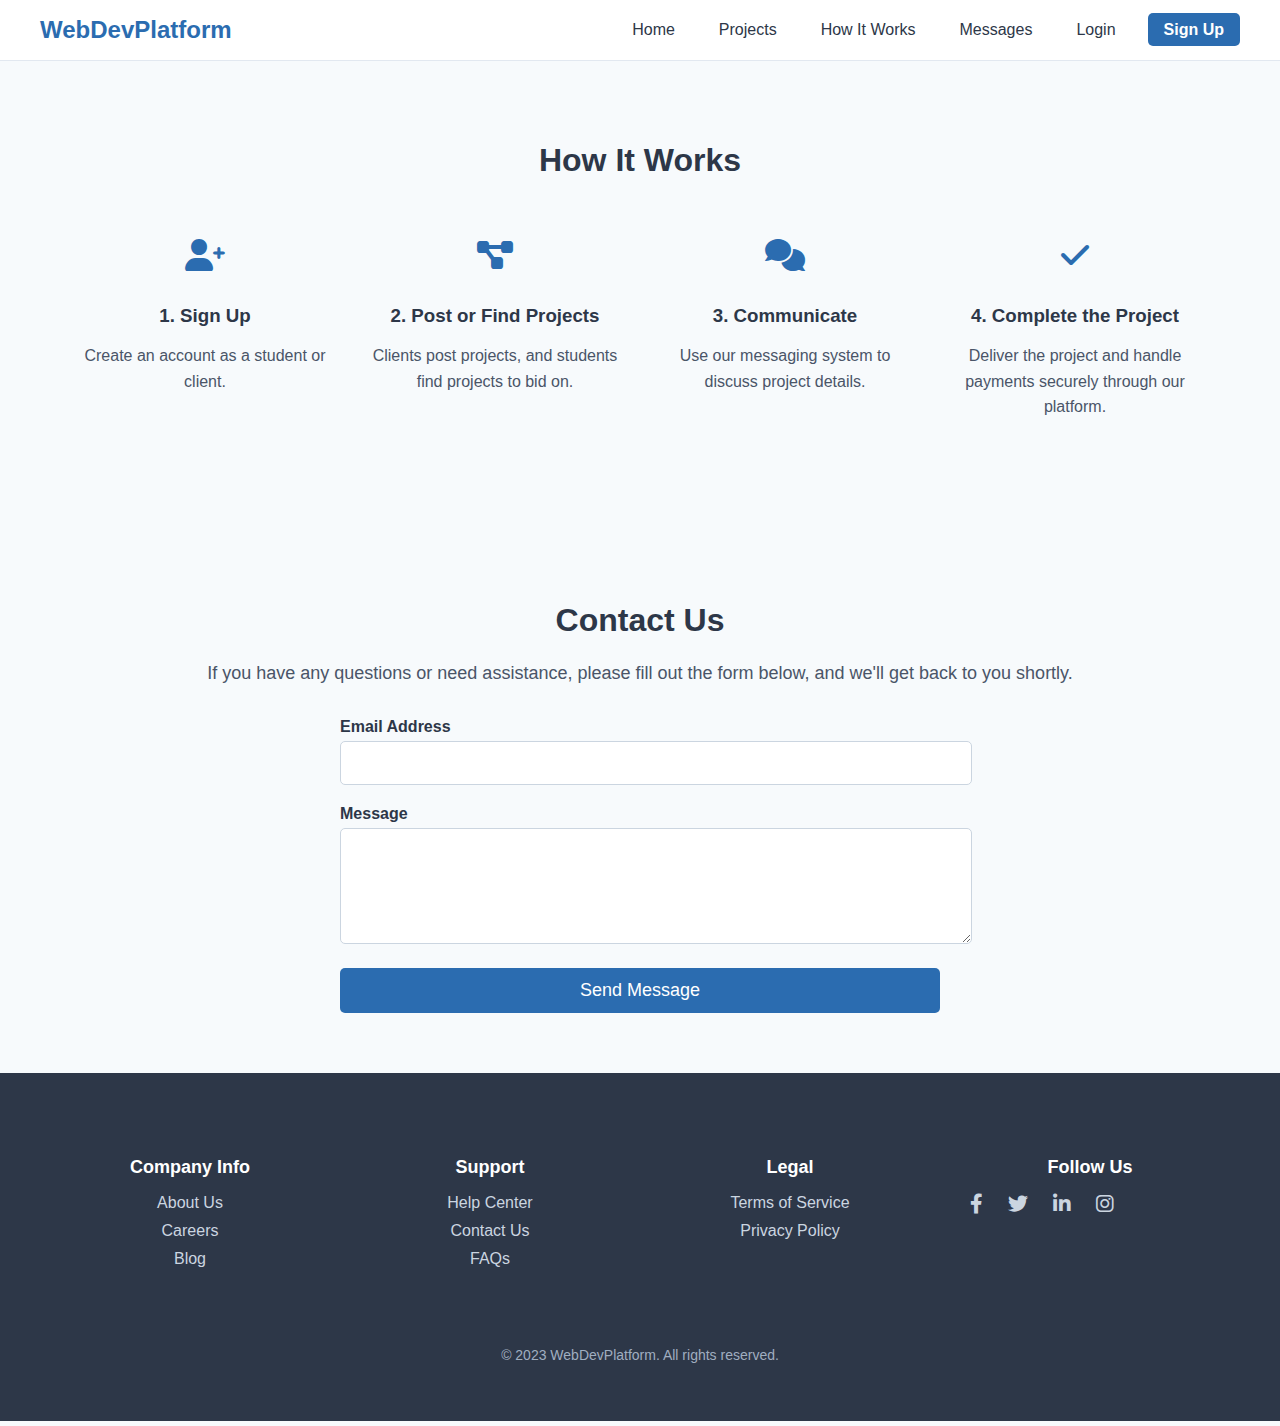
<file: how-it-works.html>
<!DOCTYPE html>
<html lang="en">
<head>
    <meta charset="UTF-8">
    <title>How It Works - Web Dev Platform</title>
    <meta name="viewport" content="width=device-width, initial-scale=1.0">
    <!-- Link to CSS -->
    <link rel="stylesheet" href="css/main.css">
    <link rel="stylesheet" href="css/how-it-works.css">
    <!-- Font Awesome for icons (optional) -->
    <link rel="stylesheet" href="https://cdnjs.cloudflare.com/ajax/libs/font-awesome/6.0.0/css/all.min.css">
</head>
<body>

    <!-- Navigation Bar -->
<nav class="navbar">
    <div class="nav-container">
        <a href="index.html" class="nav-logo">WebDevPlatform</a>
        <!-- Mobile Menu Toggle -->
        <input type="checkbox" id="nav-toggle" class="nav-toggle">
        <label for="nav-toggle" class="nav-toggle-label">
            <span></span>
        </label>
        <!-- Navigation Menu -->
        <ul class="nav-menu">
            <li class="nav-item"><a href="index.html" class="nav-link">Home</a></li>
            <li class="nav-item"><a href="projects.html" class="nav-link">Projects</a></li>
            <li class="nav-item"><a href="how-it-works.html" class="nav-link">How It Works</a></li>
            <li class="nav-item"><a href="messages.html" class="nav-link">Messages</a></li>
            <li class="nav-item"><a href="login.html" class="nav-link">Login</a></li>
            <li class="nav-item"><a href="signup.html" class="nav-link nav-link-button">Sign Up</a></li>
        </ul>
    </div>
</nav>

    <!-- Main Content -->
    <main>
        <!-- How It Works Section -->
        <section class="how-it-works">
            <h1>How It Works</h1>
            <div class="steps">
                <div class="step">
                    <i class="fa fa-user-plus fa-2x"></i>
                    <h3>1. Sign Up</h3>
                    <p>Create an account as a student or client.</p>
                </div>
                <div class="step">
                    <i class="fa fa-project-diagram fa-2x"></i>
                    <h3>2. Post or Find Projects</h3>
                    <p>Clients post projects, and students find projects to bid on.</p>
                </div>
                <div class="step">
                    <i class="fa fa-comments fa-2x"></i>
                    <h3>3. Communicate</h3>
                    <p>Use our messaging system to discuss project details.</p>
                </div>
                <div class="step">
                    <i class="fa fa-check fa-2x"></i>
                    <h3>4. Complete the Project</h3>
                    <p>Deliver the project and handle payments securely through our platform.</p>
                </div>
            </div>
        </section>

        <!-- Contact Us Section -->
        <section class="contact-us">
            <h2>Contact Us</h2>
            <p>If you have any questions or need assistance, please fill out the form below, and we'll get back to you shortly.</p>
            <form action="#" method="post">
                <label for="contact-email">Email Address</label>
                <input type="email" id="contact-email" name="contact-email" required>

                <label for="contact-message">Message</label>
                <textarea id="contact-message" name="contact-message" rows="5" required></textarea>

                <button type="submit" class="btn btn-primary">Send Message</button>
            </form>
        </section>
    </main>

    <!-- Footer -->
    <footer>
        <div class="footer-content">
            <div class="footer-sections">
                <div class="footer-section">
                    <h4>Company Info</h4>
                    <ul>
                        <li><a href="about.html">About Us</a></li>
                        <li><a href="careers.html">Careers</a></li>
                        <li><a href="blog.html">Blog</a></li>
                    </ul>
                </div>
                <div class="footer-section">
                    <h4>Support</h4>
                    <ul>
                        <li><a href="help-center.html">Help Center</a></li>
                        <li><a href="contact.html">Contact Us</a></li>
                        <li><a href="faqs.html">FAQs</a></li>
                    </ul>
                </div>
                <div class="footer-section">
                    <h4>Legal</h4>
                    <ul>
                        <li><a href="terms.html">Terms of Service</a></li>
                        <li><a href="privacy.html">Privacy Policy</a></li>
                    </ul>
                </div>
                <div class="footer-section">
                    <h4>Follow Us</h4>
                    <div class="social-media">
                        <a href="#"><i class="fa-brands fa-facebook-f"></i></a>
                        <a href="#"><i class="fa-brands fa-twitter"></i></a>
                        <a href="#"><i class="fa-brands fa-linkedin-in"></i></a>
                        <a href="#"><i class="fa-brands fa-instagram"></i></a>
                    </div>
                </div>
            </div>
            <div class="footer-bottom">
                <p>&copy; 2023 WebDevPlatform. All rights reserved.</p>
            </div>
        </div>
    </footer>

    <!-- Link to JavaScript -->
    <script src="script.js"></script>
</body>
</html>
</file>
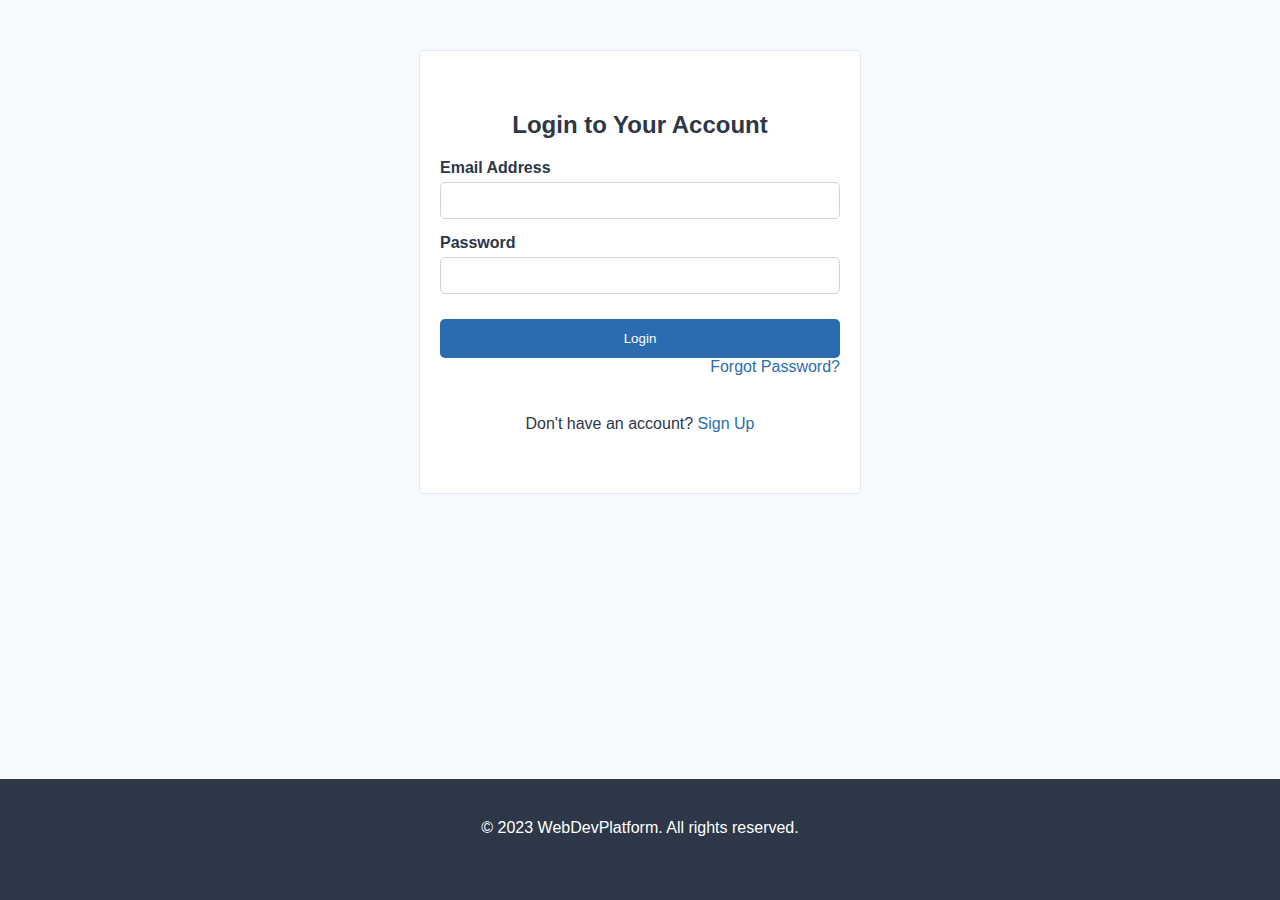
<file: login.html>
<!DOCTYPE html>
<html lang="en">
<head>
    <meta charset="UTF-8">
    <title>Login - Web Dev Platform</title>
    <meta name="viewport" content="width=device-width, initial-scale=1.0">
    <!-- Link to CSS -->
    <link rel="stylesheet" href="css/main.css">
    <link rel="stylesheet" href="css/auth.css">
</head>
<body>

    <!-- Main Content -->
    <main>
        <!-- Login Form -->
        <section class="auth-form">
            <h2>Login to Your Account</h2>
            <form action="dashboard.html" method="post">
                <label for="email">Email Address</label>
                <input type="email" id="email" name="email" required>

                <label for="password">Password</label>
                <input type="password" id="password" name="password" required>

                <button type="submit" class="btn btn-primary">Login</button>
                <div class="form-links">
                    <a href="forgot-password.html">Forgot Password?</a>
                </div>
            </form>
            <p>Don't have an account? <a href="signup.html">Sign Up</a></p>
        </section>
    </main>

    <!-- Footer -->
    <footer>
        <div class="footer-content">
            <p>&copy; 2023 WebDevPlatform. All rights reserved.</p>
            <div class="social-media">
                <a href="#"><i class="fa-brands fa-facebook-f"></i></a>
                <a href="#"><i class="fa-brands fa-twitter"></i></a>
                <a href="#"><i class="fa-brands fa-linkedin-in"></i></a>
                <a href="#"><i class="fa-brands fa-instagram"></i></a>
            </div>
        </div>
    </footer>

    <!-- Link to JavaScript -->
    <script src="script.js"></script>
</body>
</html>
</file>
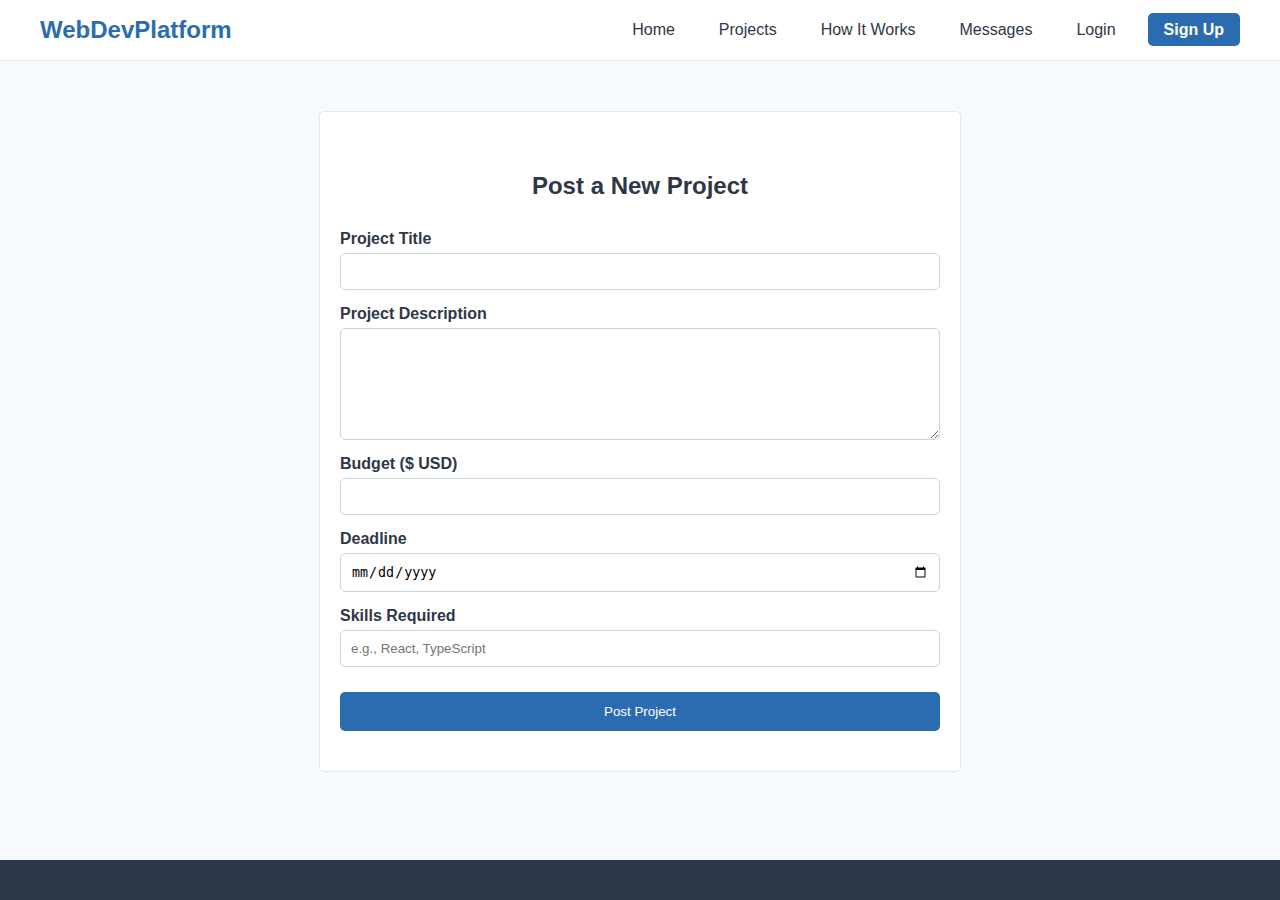
<file: post-project.html>
<!DOCTYPE html>
<html lang="en">
<head>
    <meta charset="UTF-8">
    <title>Post a Project - Web Dev Platform</title>
    <meta name="viewport" content="width=device-width, initial-scale=1.0">
    <!-- Link to CSS -->
    <link rel="stylesheet" href="css/main.css">
    <link rel="stylesheet" href="css/post-project.css">
</head>
<body>

    <!-- Navigation Bar -->
<nav class="navbar">
    <div class="nav-container">
        <a href="index.html" class="nav-logo">WebDevPlatform</a>
        <!-- Mobile Menu Toggle -->
        <input type="checkbox" id="nav-toggle" class="nav-toggle">
        <label for="nav-toggle" class="nav-toggle-label">
            <span></span>
        </label>
        <!-- Navigation Menu -->
        <ul class="nav-menu">
            <li class="nav-item"><a href="index.html" class="nav-link">Home</a></li>
            <li class="nav-item"><a href="projects.html" class="nav-link">Projects</a></li>
            <li class="nav-item"><a href="how-it-works.html" class="nav-link">How It Works</a></li>
            <li class="nav-item"><a href="messages.html" class="nav-link">Messages</a></li>
            <li class="nav-item"><a href="login.html" class="nav-link">Login</a></li>
            <li class="nav-item"><a href="signup.html" class="nav-link nav-link-button">Sign Up</a></li>
        </ul>
    </div>
</nav>


    <!-- Main Content -->
    <main>
        <!-- Post a Project Form -->
        <section class="post-project-form">
            <h2>Post a New Project</h2>
            <form action="project-detail.html" method="post">
                <label for="project-title">Project Title</label>
                <input type="text" id="project-title" name="project-title" required>

                <label for="project-description">Project Description</label>
                <textarea id="project-description" name="project-description" rows="6" required></textarea>

                <label for="budget">Budget ($ USD)</label>
                <input type="number" id="budget" name="budget" min="0" required>

                <label for="deadline">Deadline</label>
                <input type="date" id="deadline" name="deadline" required>

                <label for="skills-required">Skills Required</label>
                <input type="text" id="skills-required" name="skills-required" placeholder="e.g., React, TypeScript" required>

                <button type="submit" class="btn btn-primary">Post Project</button>
            </form>
        </section>
    </main>

    <!-- Footer -->
    <footer>
        <!-- ... -->
    </footer>

    <!-- Link to JavaScript -->
    <script src="script.js"></script>
</body>
</html>
</file>
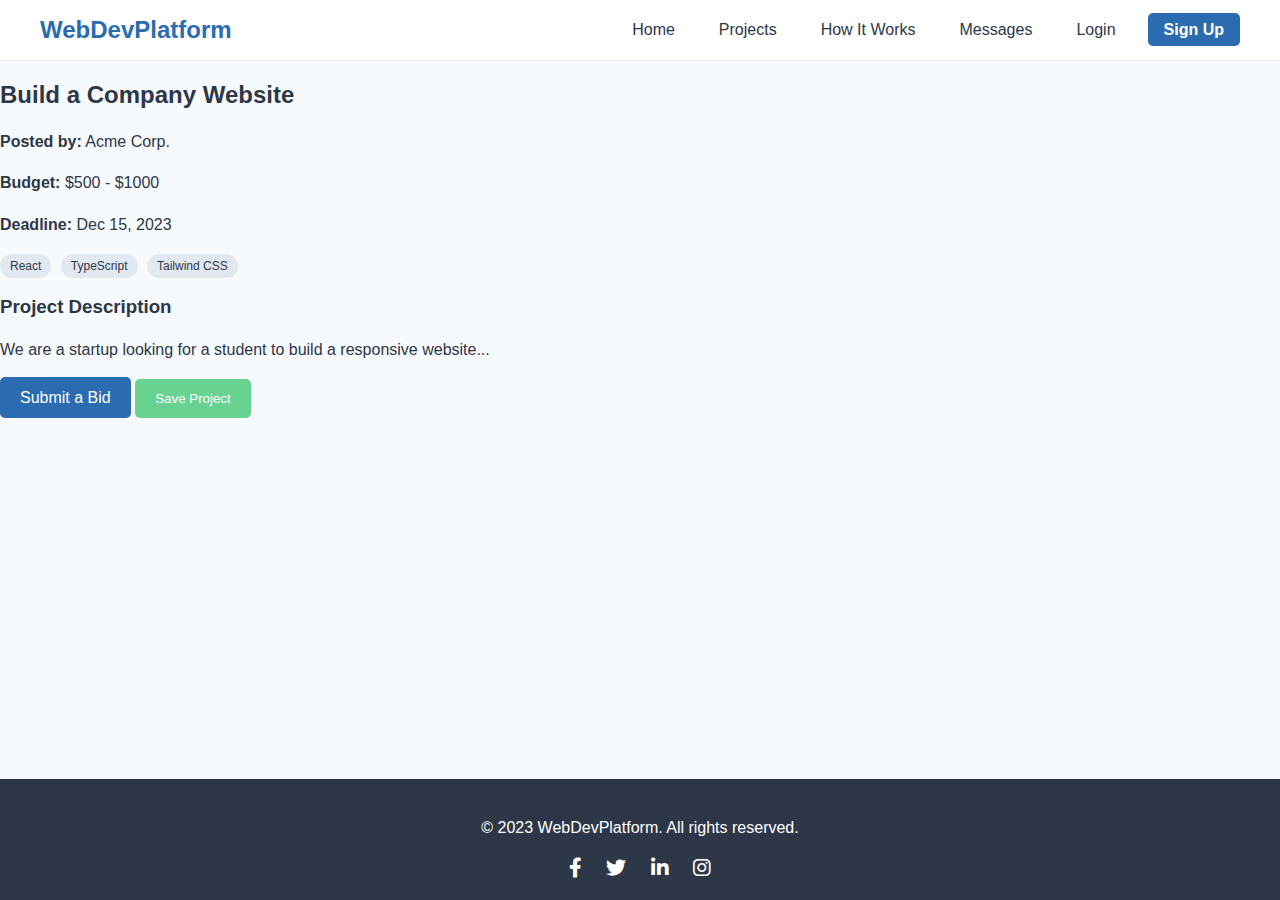
<file: project-details.html>
<!DOCTYPE html>
<html lang="en">
<head>
    <meta charset="UTF-8">
    <title>Project Detail - Web Dev Platform</title>
    <meta name="viewport" content="width=device-width, initial-scale=1.0">
    <!-- Link to CSS -->
    <link rel="stylesheet" href="css/main.css">
    <!-- No additional CSS needed; styles are in main.css -->
    <!-- Font Awesome for icons (optional) -->
    <link rel="stylesheet" href="https://cdnjs.cloudflare.com/ajax/libs/font-awesome/6.0.0/css/all.min.css">
</head>
<body>

    <!-- Navigation Bar -->
<nav class="navbar">
    <div class="nav-container">
        <a href="index.html" class="nav-logo">WebDevPlatform</a>
        <!-- Mobile Menu Toggle -->
        <input type="checkbox" id="nav-toggle" class="nav-toggle">
        <label for="nav-toggle" class="nav-toggle-label">
            <span></span>
        </label>
        <!-- Navigation Menu -->
        <ul class="nav-menu">
            <li class="nav-item"><a href="index.html" class="nav-link">Home</a></li>
            <li class="nav-item"><a href="projects.html" class="nav-link">Projects</a></li>
            <li class="nav-item"><a href="how-it-works.html" class="nav-link">How It Works</a></li>
            <li class="nav-item"><a href="messages.html" class="nav-link">Messages</a></li>
            <li class="nav-item"><a href="login.html" class="nav-link">Login</a></li>
            <li class="nav-item"><a href="signup.html" class="nav-link nav-link-button">Sign Up</a></li>
        </ul>
    </div>
</nav>


    <!-- Main Content -->
    <main>
        <!-- Project Detail -->
        <section class="project-detail">
            <h2>Build a Company Website</h2>
            <p><strong>Posted by:</strong> Acme Corp.</p>
            <p><strong>Budget:</strong> $500 - $1000</p>
            <p><strong>Deadline:</strong> Dec 15, 2023</p>
            <div class="tags">
                <span class="tag">React</span>
                <span class="tag">TypeScript</span>
                <span class="tag">Tailwind CSS</span>
            </div>
            <h3>Project Description</h3>
            <p>We are a startup looking for a student to build a responsive website...</p>
            <a href="bid-submission.html" class="btn btn-primary">Submit a Bid</a>
            <button class="btn btn-secondary" onclick="saveProject()">Save Project</button>
        </section>
    </main>

    <!-- Footer -->
    <footer>
        <div class="footer-content">
            <p>&copy; 2023 WebDevPlatform. All rights reserved.</p>
            <div class="social-media">
                <a href="#"><i class="fa-brands fa-facebook-f"></i></a>
                <a href="#"><i class="fa-brands fa-twitter"></i></a>
                <a href="#"><i class="fa-brands fa-linkedin-in"></i></a>
                <a href="#"><i class="fa-brands fa-instagram"></i></a>
            </div>
        </div>
    </footer>

    <!-- Link to JavaScript -->
    <script src="script.js"></script>
</body>
</html>
</file>
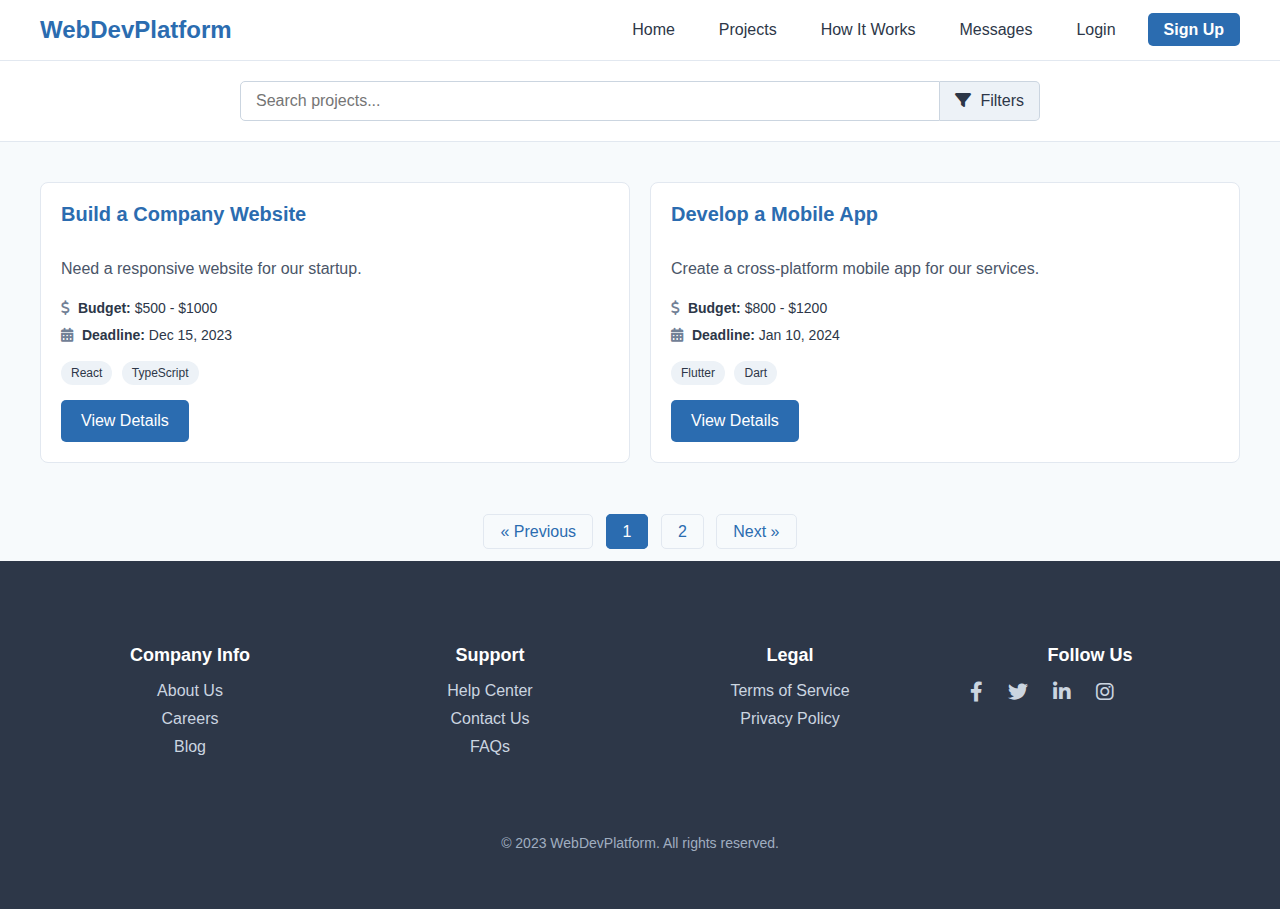
<file: projects.html>
<!DOCTYPE html>
<html lang="en">
<head>
    <meta charset="UTF-8">
    <title>Projects - Web Dev Platform</title>
    <meta name="viewport" content="width=device-width, initial-scale=1.0">
    <!-- Link to CSS -->
    <link rel="stylesheet" href="css/main.css">
    <link rel="stylesheet" href="css/projects.css">
    <!-- Font Awesome for icons -->
    <link rel="stylesheet" href="https://cdnjs.cloudflare.com/ajax/libs/font-awesome/6.0.0/css/all.min.css">
</head>
<body>

<!-- Navigation Bar -->
<nav class="navbar">
    <div class="nav-container">
        <a href="index.html" class="nav-logo">WebDevPlatform</a>
        <!-- Mobile Menu Toggle -->
        <input type="checkbox" id="nav-toggle" class="nav-toggle">
        <label for="nav-toggle" class="nav-toggle-label">
            <span></span>
        </label>
        <!-- Navigation Menu -->
        <ul class="nav-menu">
            <li class="nav-item"><a href="index.html" class="nav-link">Home</a></li>
            <li class="nav-item"><a href="projects.html" class="nav-link">Projects</a></li>
            <li class="nav-item"><a href="how-it-works.html" class="nav-link">How It Works</a></li>
            <li class="nav-item"><a href="messages.html" class="nav-link">Messages</a></li>
            <li class="nav-item"><a href="login.html" class="nav-link">Login</a></li>
            <li class="nav-item"><a href="signup.html" class="nav-link nav-link-button">Sign Up</a></li>
        </ul>
    </div>
</nav>


    <!-- Main Content -->
    <main>
        <!-- Search and Filter Bar -->
        <section class="search-filter">
            <div class="search-container">
                <input type="text" placeholder="Search projects..." class="search-input">
                <button class="filter-button" onclick="toggleFilterMenu()">
                    <i class="fa fa-filter"></i> Filters
                </button>
            </div>
            <!-- Filter Menu (hidden by default) -->
            <div class="filter-menu" id="filter-menu">
                <!-- Filter options (You can add actual filter fields here) -->
                <p>Filter options go here.</p>
            </div>
        </section>

        <!-- Projects Listing -->
        <section class="projects-listing">
            <!-- Project Card -->
            <div class="project-card">
                <h3><a href="project-detail.html">Build a Company Website</a></h3>
                <p class="project-description">Need a responsive website for our startup.</p>
                <div class="project-info">
                    <p><i class="fa fa-dollar-sign"></i> <strong>Budget:</strong> $500 - $1000</p>
                    <p><i class="fa fa-calendar-alt"></i> <strong>Deadline:</strong> Dec 15, 2023</p>
                </div>
                <div class="tags">
                    <span class="tag">React</span>
                    <span class="tag">TypeScript</span>
                </div>
                <a href="project-detail.html" class="btn btn-primary">View Details</a>
            </div>
            <!-- Repeat Project Cards as needed -->
            <!-- For demonstration, let's add a few more cards -->
            <div class="project-card">
                <h3><a href="project-detail.html">Develop a Mobile App</a></h3>
                <p class="project-description">Create a cross-platform mobile app for our services.</p>
                <div class="project-info">
                    <p><i class="fa fa-dollar-sign"></i> <strong>Budget:</strong> $800 - $1200</p>
                    <p><i class="fa fa-calendar-alt"></i> <strong>Deadline:</strong> Jan 10, 2024</p>
                </div>
                <div class="tags">
                    <span class="tag">Flutter</span>
                    <span class="tag">Dart</span>
                </div>
                <a href="project-detail.html" class="btn btn-primary">View Details</a>
            </div>
            <!-- Add more cards as desired -->
        </section>

        <!-- Pagination Controls -->
        <div class="pagination">
            <a href="#">&laquo; Previous</a>
            <a href="#" class="active">1</a>
            <a href="#">2</a>
            <a href="#">Next &raquo;</a>
        </div>
    </main>

    <!-- Footer -->
    <footer>
        <div class="footer-content">
            <div class="footer-sections">
                <div class="footer-section">
                    <h4>Company Info</h4>
                    <ul>
                        <li><a href="about.html">About Us</a></li>
                        <li><a href="careers.html">Careers</a></li>
                        <li><a href="blog.html">Blog</a></li>
                    </ul>
                </div>
                <div class="footer-section">
                    <h4>Support</h4>
                    <ul>
                        <li><a href="help-center.html">Help Center</a></li>
                        <li><a href="contact.html">Contact Us</a></li>
                        <li><a href="faqs.html">FAQs</a></li>
                    </ul>
                </div>
                <div class="footer-section">
                    <h4>Legal</h4>
                    <ul>
                        <li><a href="terms.html">Terms of Service</a></li>
                        <li><a href="privacy.html">Privacy Policy</a></li>
                    </ul>
                </div>
                <div class="footer-section">
                    <h4>Follow Us</h4>
                    <div class="social-media">
                        <a href="#"><i class="fa-brands fa-facebook-f"></i></a>
                        <a href="#"><i class="fa-brands fa-twitter"></i></a>
                        <a href="#"><i class="fa-brands fa-linkedin-in"></i></a>
                        <a href="#"><i class="fa-brands fa-instagram"></i></a>
                    </div>
                </div>
            </div>
            <div class="footer-bottom">
                <p>&copy; 2023 WebDevPlatform. All rights reserved.</p>
            </div>
        </div>
    </footer>

    <!-- Link to JavaScript -->
    <script src="script.js"></script>
</body>
</html>
</file>
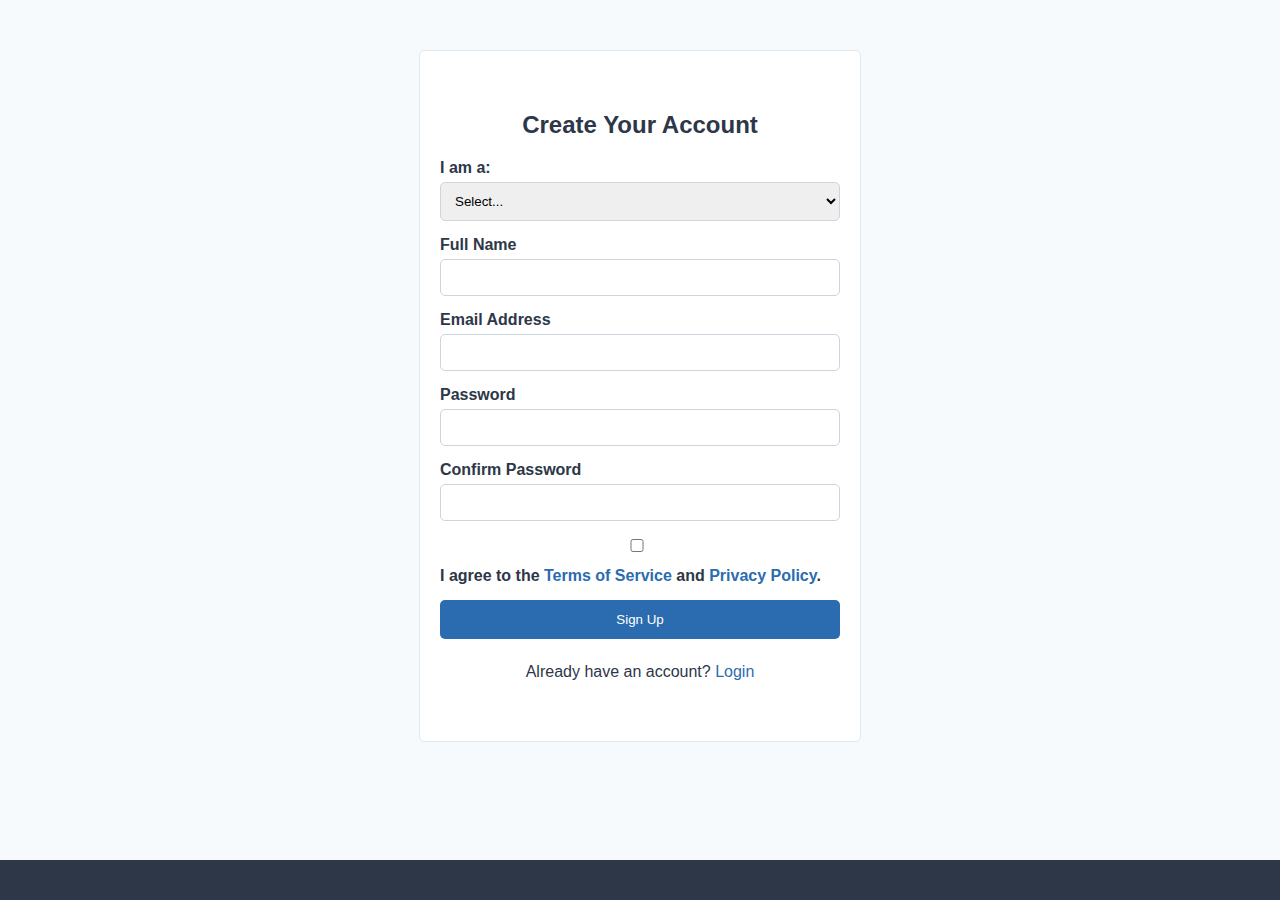
<file: signup.html>
<!DOCTYPE html>
<html lang="en">
<head>
    <meta charset="UTF-8">
    <title>Sign Up - Web Dev Platform</title>
    <meta name="viewport" content="width=device-width, initial-scale=1.0">
    <!-- Link to CSS -->
    <link rel="stylesheet" href="css/main.css">
    <link rel="stylesheet" href="css/auth.css">
</head>
<body>

    <!-- Main Content -->
    <main>
        <!-- Sign-Up Form -->
        <section class="auth-form">
            <h2>Create Your Account</h2>
            <form action="dashboard.html" method="post">
                <label for="user-type">I am a:</label>
                <select id="user-type" name="user-type" required>
                    <option value="">Select...</option>
                    <option value="student">Student</option>
                    <option value="client">Client</option>
                </select>

                <label for="full-name">Full Name</label>
                <input type="text" id="full-name" name="full-name" required>

                <label for="email">Email Address</label>
                <input type="email" id="email" name="email" required>

                <label for="password">Password</label>
                <input type="password" id="password" name="password" required>

                <label for="confirm-password">Confirm Password</label>
                <input type="password" id="confirm-password" name="confirm-password" required>

                <input type="checkbox" id="terms" name="terms" required>
                <label for="terms">I agree to the <a href="terms.html">Terms of Service</a> and <a href="privacy.html">Privacy Policy</a>.</label>

                <button type="submit" class="btn btn-primary">Sign Up</button>
            </form>
            <p>Already have an account? <a href="login.html">Login</a></p>
        </section>
    </main>

    <!-- Footer -->
    <footer>
        <!-- ... -->
    </footer>

    <!-- Link to JavaScript -->
    <script src="script.js"></script>
</body>
</html>
</file>
<file: css/main.css>
/* main.css */

/* General Styles */
body {
    margin: 0;
    font-family: Arial, sans-serif;
    background-color: #F7FAFC;
    color: #2D3748;
    display: flex;
    flex-direction: column;
    min-height: 100vh;
}

a {
    text-decoration: none;
    color: inherit;
}

h1, h2, h3 {
    color: #2D3748;
}

p {
    line-height: 1.6;
}

main {
    flex: 1;
}

/* Navigation Bar Styles */

/* Reset default styles */
.navbar,
.nav-container,
.nav-menu,
.nav-item,
.nav-link {
    margin: 0;
    padding: 0;
    list-style: none;
}

/* Navbar Container */
.navbar {
    background-color: #ffffff;
    border-bottom: 1px solid #e2e8f0;
    position: sticky;
    top: 0;
    z-index: 1000;
}

.nav-container {
    max-width: 1200px;
    margin: auto;
    display: flex;
    align-items: center;
    justify-content: space-between;
    padding: 0 20px;
    height: 60px;
}

/* Logo */
.nav-logo {
    font-size: 24px;
    font-weight: bold;
    color: #2b6cb0;
    text-decoration: none;
}

/* Navigation Menu */
.nav-menu {
    display: flex;
    align-items: center;
}

.nav-item {
    margin-left: 20px;
}

.nav-link {
    color: #2d3748;
    font-size: 16px;
    text-decoration: none;
    padding: 8px 12px;
    transition: color 0.3s;
}

.nav-link:hover {
    color: #2b6cb0;
}

/* Sign Up Button */
.nav-link-button {
    background-color: #2b6cb0;
    color: #ffffff;
    border-radius: 5px;
    padding: 8px 16px;
    font-weight: bold;
}

.nav-link-button:hover {
    background-color: #2c5282;
}

/* Mobile Menu Toggle */
.nav-toggle {
    display: none;
}

.nav-toggle-label {
    display: none;
    position: relative;
    width: 25px;
    height: 18px;
    cursor: pointer;
    z-index: 1100;
}

.nav-toggle-label span,
.nav-toggle-label span::before,
.nav-toggle-label span::after {
    display: block;
    position: absolute;
    width: 100%;
    height: 2px;
    background-color: #2d3748;
    transition: all 0.3s ease-in-out;
}

.nav-toggle-label span {
    top: 50%;
    transform: translateY(-50%);
}

.nav-toggle-label span::before {
    content: '';
    top: -8px;
}

.nav-toggle-label span::after {
    content: '';
    top: 8px;
}

/* Hide the checkbox */
#nav-toggle {
    display: none;
}








/* Hamburger Menu (Mobile) */
.hamburger {
    display: none;
    flex-direction: column;
    cursor: pointer;
}

.bar {
    width: 25px;
    height: 3px;
    background-color: #2D3748;
    margin: 4px 0;
    transition: 0.4s;
}

/* Footer */
footer {
    background-color: #2D3748;
    color: #FFFFFF;
    text-align: center;
    padding: 20px;
    margin-top: auto;
}

.social-media a {
    color: #FFFFFF;
    margin: 0 10px;
    font-size: 20px;
}

/* Button Styles */
.btn {
    padding: 12px 20px;
    border: none;
    border-radius: 5px;
    cursor: pointer;
}

.btn-primary {
    background-color: #2B6CB0;
    color: #FFFFFF;
}

.btn-primary:hover {
    background-color: #2C5282;
}

.btn-secondary {
    background-color: #68D391;
    color: #FFFFFF;
}

.btn-secondary:hover {
    background-color: #48BB78;
}

/* Tags */
.tag {
    display: inline-block;
    background-color: #E2E8F0;
    color: #2D3748;
    padding: 5px 10px;
    border-radius: 15px;
    margin-right: 5px;
    font-size: 12px;
}

/* Media Queries for Responsive Design */
@media (max-width: 950px) {
    .nav-menu {
        display: none; 
        width: 100%; 
        flex-direction: column; 
        background-color: #ffffff; 
        position: absolute; 
        top: 60px; 
        left: 0;
        right: 0;
        padding: 15px; 
        box-shadow: 0px 4px 6px rgba(0, 0, 0, 0.1); 
        max-height: 0; 
        overflow: hidden; 
        transition: max-height 0.4s ease-in-out; 
        z-index: 999; 
    }

    .hamburger {
        display: flex; 
    }

    .nav-container {
        flex-wrap: wrap;
        justify-content: space-between;
    }

    .nav-logo {
        margin-right: auto; 
    }

    .nav-toggle {
        display: none; 
    }

    .nav-toggle-label {
        display: block; 
        cursor: pointer; 
        position: relative;
        z-index: 1; 
    }

    .nav-toggle-label span,
    .nav-toggle-label span::before,
    .nav-toggle-label span::after {
        display: block;
        background-color: #2d3748; 
        height: 2px;
        width: 25px;
        position: relative;
        transition: all 0.3s ease-in-out;
    }

    .nav-toggle-label span::before,
    .nav-toggle-label span::after {
        content: '';
        position: absolute;
        left: 0;
    }

    .nav-toggle-label span::before {
        top: -8px;
    }

    .nav-toggle-label span::after {
        top: 8px;
    }

    .nav-item {
        margin: 15px 0; 
        text-align: center; 
    }

    #nav-toggle:checked + .nav-toggle-label + .nav-menu {
        display: flex; 
        max-height: 500px; 
    }

    #nav-toggle:checked + .nav-toggle-label span {
        background-color: transparent;
    }

    #nav-toggle:checked + .nav-toggle-label span::before {
        transform: rotate(45deg);
        top: 0;
    }

    #nav-toggle:checked + .nav-toggle-label span::after {
        transform: rotate(-45deg);
        top: 0;
    }
}
</file>
<file: css/how-it-works.css>
/* how-it-works.css */

/* How It Works Section */
.how-it-works {
    padding: 60px 20px;
    text-align: center;
}

.how-it-works h1 {
    margin-bottom: 40px;
}

.steps {
    display: flex;
    flex-wrap: wrap;
    justify-content: center;
}

.step {
    max-width: 250px;
    margin: 20px;
    text-align: center;
}

.step i {
    color: #2B6CB0;
    margin-bottom: 15px;
}

.step h3 {
    margin-bottom: 10px;
}

.step p {
    color: #4A5568;
}

/* Contact Us Section */
.contact-us {
    padding: 60px 20px;
    background-color: #F7FAFC;
    text-align: center;
}

.contact-us h2 {
    margin-bottom: 20px;
    font-size: 32px;
}

.contact-us p {
    margin-bottom: 30px;
    color: #4A5568;
    font-size: 18px;
}

.contact-us form {
    max-width: 600px;
    margin: auto;
    text-align: left;
}

.contact-us label {
    display: block;
    margin-bottom: 5px;
    font-weight: bold;
    color: #2D3748;
}

.contact-us input[type="email"],
.contact-us textarea {
    width: 100%;
    padding: 12px 15px;
    margin-bottom: 20px;
    border: 1px solid #CBD5E0;
    border-radius: 5px;
    font-size: 16px;
    resize: vertical;
}

.contact-us button {
    display: block;
    width: 100%;
    padding: 12px;
    background-color: #2B6CB0;
    color: #FFFFFF;
    border: none;
    border-radius: 5px;
    font-size: 18px;
    cursor: pointer;
}

.contact-us button:hover {
    background-color: #2C5282;
}

/* Footer Styles */
footer {
    background-color: #2D3748;
    color: #FFFFFF;
    padding: 40px 20px;
}

.footer-content {
    max-width: 1200px;
    margin: auto;
}

.footer-sections {
    display: flex;
    flex-wrap: wrap;
    justify-content: space-between;
}

.footer-section {
    flex: 1 1 200px;
    margin: 20px;
}

.footer-section h4 {
    margin-bottom: 15px;
    font-size: 18px;
}

.footer-section ul {
    list-style: none;
    padding: 0;
}

.footer-section ul li {
    margin-bottom: 10px;
}

.footer-section ul li a {
    color: #CBD5E0;
    text-decoration: none;
    font-size: 16px;
}

.footer-section ul li a:hover {
    color: #FFFFFF;
}

.social-media {
    display: flex;
    align-items: center;
}

.social-media a {
    color: #CBD5E0;
    font-size: 20px;
    margin-right: 15px;
    transition: color 0.3s;
}

.social-media a:hover {
    color: #FFFFFF;
}

.footer-bottom {
    text-align: center;
    margin-top: 40px;
    font-size: 14px;
    color: #A0AEC0;
}




/* Responsive Adjustments */
@media (max-width: 768px) {
    .contact-us {
        padding: 40px 20px;
    }

    .contact-us h2 {
        font-size: 28px;
    }

    .contact-us p {
        font-size: 16px;
    }
    .footer-sections {
        flex-direction: column;
        align-items: center;
    }

    .footer-section {
        margin: 20px 0;
        text-align: center;
    }
}
</file>
<file: css/auth.css>
/* auth.css */

/* Auth Form */
.auth-form {
    max-width: 400px;
    margin: 50px auto;
    padding: 40px 20px;
    background-color: #FFFFFF;
    border: 1px solid #E2E8F0;
    border-radius: 5px;
    text-align: center;
}

.auth-form h2 {
    margin-bottom: 20px;
}

.auth-form form {
    display: flex;
    flex-direction: column;
}

.auth-form label {
    text-align: left;
    margin-bottom: 5px;
    font-weight: bold;
}

.auth-form input,
.auth-form select {
    padding: 10px;
    margin-bottom: 15px;
    border: 1px solid #CBD5E0;
    border-radius: 5px;
}

.auth-form input[type="checkbox"] {
    width: auto;
    margin-right: 10px;
}

.auth-form button {
    margin-top: 10px;
}

.auth-form p {
    margin-top: 20px;
}

.auth-form a {
    color: #2B6CB0;
}

.form-links {
    text-align: right;
    margin-bottom: 15px;
}
</file>
<file: css/post-project.css>
/* post-project.css */

/* Post Project Form */
.post-project-form {
    max-width: 600px;
    margin: 50px auto;
    padding: 40px 20px;
    background-color: #FFFFFF;
    border: 1px solid #E2E8F0;
    border-radius: 5px;
}

.post-project-form h2 {
    text-align: center;
    margin-bottom: 30px;
}

.post-project-form form {
    display: flex;
    flex-direction: column;
}

.post-project-form label {
    margin-bottom: 5px;
    font-weight: bold;
}

.post-project-form input,
.post-project-form textarea {
    padding: 10px;
    margin-bottom: 15px;
    border: 1px solid #CBD5E0;
    border-radius: 5px;
}

.post-project-form button {
    margin-top: 10px;
}

/* Responsive Adjustments */
@media (max-width: 768px) {
    .post-project-form {
        padding: 20px 10px;
    }
}
</file>
<file: css/projects.css>
/* projects.css */

/* Search and Filter Bar */
.search-filter {
    background-color: #FFFFFF;
    padding: 20px;
    border-bottom: 1px solid #E2E8F0;
}

.search-container {
    display: flex;
    align-items: center;
    max-width: 800px;
    margin: auto;
}

.search-input {
    flex: 1;
    padding: 10px 15px;
    border: 1px solid #CBD5E0;
    border-radius: 5px 0 0 5px;
    font-size: 16px;
}

.filter-button {
    padding: 10px 15px;
    border: 1px solid #CBD5E0;
    border-left: none;
    background-color: #EDF2F7;
    color: #2D3748;
    border-radius: 0 5px 5px 0;
    cursor: pointer;
    font-size: 16px;
}

.filter-button:hover {
    background-color: #E2E8F0;
}

.filter-button i {
    margin-right: 5px;
}

.filter-menu {
    display: none;
    background-color: #FFFFFF;
    padding: 20px;
    border-top: 1px solid #E2E8F0;
}

.filter-menu.show {
    display: block;
}

/* Projects Listing */
.projects-listing {
    display: grid;
    grid-template-columns: repeat(auto-fit, minmax(320px, 1fr));
    gap: 20px;
    padding: 40px 20px;
    max-width: 1200px;
    margin: auto;
}

.project-card {
    background-color: #FFFFFF;
    padding: 20px;
    border: 1px solid #E2E8F0;
    border-radius: 8px;
    display: flex;
    flex-direction: column;
    justify-content: space-between;
    transition: box-shadow 0.3s;
}

.project-card:hover {
    box-shadow: 0 4px 8px rgba(0, 0, 0, 0.1);
}

.project-card h3 {
    margin-top: 0;
    font-size: 20px;
}

.project-card h3 a {
    color: #2B6CB0;
    text-decoration: none;
}

.project-card h3 a:hover {
    text-decoration: underline;
}

.project-description {
    color: #4A5568;
    margin: 10px 0;
    flex: 1;
}

.project-info {
    margin-bottom: 10px;
}

.project-info p {
    margin: 5px 0;
    font-size: 14px;
    color: #2D3748;
}

.project-info i {
    color: #718096;
    margin-right: 5px;
}

.tags {
    margin-bottom: 15px;
}

.tag {
    background-color: #EDF2F7;
    color: #2D3748;
    padding: 5px 10px;
    border-radius: 15px;
    margin-right: 5px;
    font-size: 12px;
}

.btn {
    align-self: flex-start;
}

.pagination {
    text-align: center;
    padding: 20px 0;
}

.pagination a {
    color: #2B6CB0;
    padding: 8px 16px;
    text-decoration: none;
    margin: 0 4px;
    border: 1px solid #E2E8F0;
    border-radius: 5px;
}

.pagination a.active {
    background-color: #2B6CB0;
    color: #FFFFFF;
    border-color: #2B6CB0;
}

.pagination a:hover {
    background-color: #EDF2F7;
}

/* Footer Styles */
footer {
    background-color: #2D3748;
    color: #FFFFFF;
    padding: 40px 20px;
}

.footer-content {
    max-width: 1200px;
    margin: auto;
}

.footer-sections {
    display: flex;
    flex-wrap: wrap;
    justify-content: space-between;
}

.footer-section {
    flex: 1 1 200px;
    margin: 20px;
}

.footer-section h4 {
    margin-bottom: 15px;
    font-size: 18px;
}

.footer-section ul {
    list-style: none;
    padding: 0;
}

.footer-section ul li {
    margin-bottom: 10px;
}

.footer-section ul li a {
    color: #CBD5E0;
    text-decoration: none;
    font-size: 16px;
}

.footer-section ul li a:hover {
    color: #FFFFFF;
}

.social-media {
    display: flex;
    align-items: center;
}

.social-media a {
    color: #CBD5E0;
    font-size: 20px;
    margin-right: 15px;
    transition: color 0.3s;
}

.social-media a:hover {
    color: #FFFFFF;
}

.footer-bottom {
    text-align: center;
    margin-top: 40px;
    font-size: 14px;
    color: #A0AEC0;
}


@media (max-width: 768px) {
    .search-container {
        flex-direction: column;
    }
    .search-input {
        border-radius: 5px;
        margin-bottom: 10px;
    }
    .filter-button {
        border-radius: 5px;
        border-left: 1px solid #CBD5E0;
    }
    .footer-sections {
        flex-direction: column;
        align-items: center;
    }

    .footer-section {
        margin: 20px 0;
        text-align: center;
    }
}
</file>
